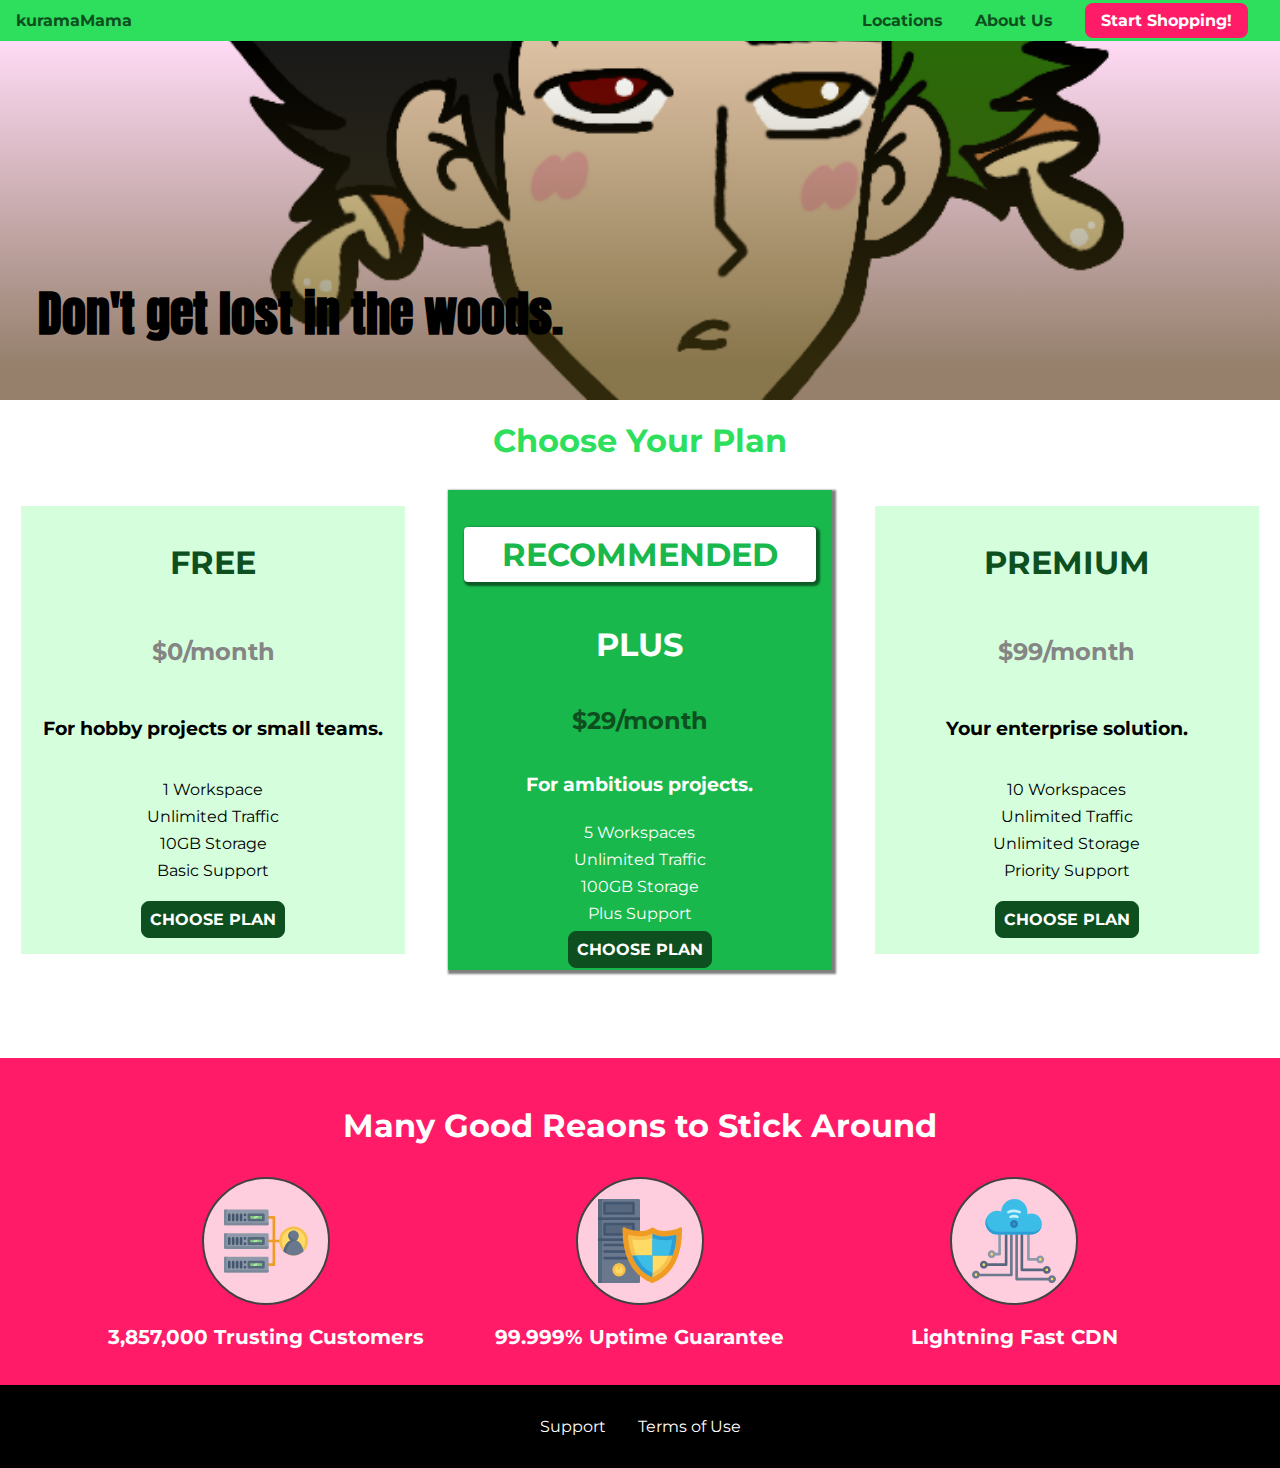
<file: index.html>
<!DOCTYPE html>
<html lang="en">
<head>
    <meta charset="UTF-8">
    <meta name="viewport" content="width=device-width, initial-scale=1.0">
    <meta http-equiv="X-UA-Compatible" content="ie=edge">
    <title>kuramaMama</title>
    <link rel="stylesheet" href="shared.css">
    <link rel="stylesheet" href="main.css">
</head>

<body>
    <div class="backdrop"></div>
    <div class="modal">
        <h1 class="modal__title">Do you want to continue?</h1>
        <div class="modal__actions">
            <a href="start-shopping/index.html" class="modal__action">Yes!</a>
            <button class="modal__action modal__action--negative" type="button">No!</button>
        </div>
    </div>
    <header class="main-header">
        <div>
            <button class="toggle-button">
                <span class="toggle-button__bar"></span>
                <span class="toggle-button__bar"></span>
                <span class="toggle-button__bar"></span>
            </button>
            <a href="index.html" class="main-header__brand">
                kuramaMama
            </a>
        </div>
        <nav class="main-nav">
            <ul class="main-nav__items">
                <li class="main-nav__item">
                    <a href="locations/index.html">Locations</a>
                </li>
                <li class="main-nav__item">
                    <a href="about-us/index.html">About Us</a>
                </li>
                <li class="main-nav__item main-nav__item--cta">
                    <a href="start-shopping/index.html">Start Shopping!</a>
                </li>
            </ul>
        </nav>
    </header>
    <nav class="mobile-nav">
        <ul class="mobile-nav__items">
            <li class="mobile-nav__item">
                <a href="locations/index.html">Locations</a>
            </li>
            <li class="mobile-nav__item">
                <a href="about-us/index.html">About Us</a>
            </li>
            <li class="mobile-nav__item mobile-nav__item--cta">
                <a href="start-shopping/index.html">Start Shopping!</a>
            </li>
        </ul>
    </nav>
    <main>
        <section id="product-overview">
            <h1>Don't get lost in the woods.</h1>
        </section>
        <section id="plans">
            <h1 class="section-title">Choose Your Plan</h1>
            <div class="plan__list">
                    <article class="plan">
                        <h1 class="plan__title">FREE</h1>
                        <h2 class="plan__price">$0/month</h2>
                        <h3>For hobby projects or small teams.</h3>
                        <ul class="plan__features">
                            <li>1 Workspace</li>
                            <li>Unlimited Traffic</li>
                            <li>10GB Storage</li>
                            <li>Basic Support</li>
                        </ul>
                        <div>
                            <button class="button">CHOOSE PLAN</button>
                        </div>
                    </article>
                    <article class="plan plan--highlighted">
                        <h1 class="plan__annotation">RECOMMENDED</h1>
                        <h1 class="plan__title">PLUS</h1>
                        <h2 class="plan__price">$29/month</h2>
                        <h3>For ambitious projects.</h3>
                        <ul class="plan__features">
                            <li>5 Workspaces</li>
                            <li>Unlimited Traffic</li>
                            <li>100GB Storage</li>
                            <li>Plus Support</li>
                        </ul>
                        <div>
                            <button class="button">CHOOSE PLAN</button>
                        </div>
                    </article>
                    <article class="plan">
                        <h1 class="plan__title">PREMIUM</h1>
                        <h2 class="plan__price">$99/month</h2>
                        <h3>Your enterprise solution.</h3>
                        <ul class="plan__features">
                            <li>10 Workspaces</li>
                            <li>Unlimited Traffic</li>
                            <li>Unlimited Storage</li>
                            <li>Priority Support</li>
                        </ul>
                        <div>
                            <button class="button">CHOOSE PLAN</button>
                        </div>
                    </article>
                </div>
        </section>
        <section id="key-features">
            <h1 class="section-title">Many Good Reaons to Stick Around</h1>
            <ul class="key-feature__list">
                <li class="key-feature">
                    <div class="key-feature__image">
                            <svg viewBox="0 0 512 512">
                                    <path style="fill:#F09B24;" d="M344,248h-32V112c0-4.418-3.582-8-8-8h-40c-4.418,0-8,3.582-8,8s3.582,8,8,8h32v128h-32  c-4.418,0-8,3.582-8,8s3.582,8,8,8h32v128h-32c-4.418,0-8,3.582-8,8s3.582,8,8,8h40c4.418,0,8-3.582,8-8V264h32c4.418,0,8-3.582,8-8  S348.418,248,344,248z"
                                    />
                                    <path style="fill:#8E9AA9;" d="M264,64H8c-4.418,0-8,3.582-8,8v80c0,4.418,3.582,8,8,8h256c4.418,0,8-3.582,8-8V72  C272,67.582,268.418,64,264,64z"
                                    />
                                    <path style="fill:#7C899B;" d="M24,144c-4.418,0-8-3.582-8-8V64H8c-4.418,0-8,3.582-8,8v80c0,4.418,3.582,8,8,8h256  c4.418,0,8-3.582,8-8v-8H24z"
                                    />
                                    <rect x="152" y="96" style="fill:#B8E3A8;" width="88" height="32" />
                                    <g>
                                        <polygon style="fill:#7EC97D;" points="152,96 152,128 166,128 198,96  " />
                                        <polygon style="fill:#7EC97D;" points="220,96 188,128 240,128 240,96  " />
                                    </g>
                                    <path style="fill:#56677E;" d="M240,136h-88c-4.418,0-8-3.582-8-8V96c0-4.418,3.582-8,8-8h88c4.418,0,8,3.582,8,8v32  C248,132.418,244.418,136,240,136z M160,120h72v-16h-72V120z"
                                    />
                                    <g>
                                        <path style="fill:#435670;" d="M32,136c-4.418,0-8-3.582-8-8V96c0-4.418,3.582-8,8-8s8,3.582,8,8v32C40,132.418,36.418,136,32,136z   "
                                        />
                                        <path style="fill:#435670;" d="M56,136c-4.418,0-8-3.582-8-8V96c0-4.418,3.582-8,8-8s8,3.582,8,8v32C64,132.418,60.418,136,56,136z   "
                                        />
                                        <path style="fill:#435670;" d="M80,136c-4.418,0-8-3.582-8-8V96c0-4.418,3.582-8,8-8s8,3.582,8,8v32C88,132.418,84.418,136,80,136z   "
                                        />
                                        <path style="fill:#435670;" d="M104,136c-4.418,0-8-3.582-8-8V96c0-4.418,3.582-8,8-8s8,3.582,8,8v32   C112,132.418,108.418,136,104,136z"
                                        />
                                        <path style="fill:#435670;" d="M128,105c-4.418,0-8-3.582-8-8v-1c0-4.418,3.582-8,8-8s8,3.582,8,8v1   C136,101.418,132.418,105,128,105z"
                                        />
                                        <path style="fill:#435670;" d="M128,136c-4.418,0-8-3.582-8-8v-1c0-4.418,3.582-8,8-8s8,3.582,8,8v1   C136,132.418,132.418,136,128,136z"
                                        />
                                    </g>
                                    <path style="fill:#8E9AA9;" d="M264,208H8c-4.418,0-8,3.582-8,8v80c0,4.418,3.582,8,8,8h256c4.418,0,8-3.582,8-8v-80  C272,211.582,268.418,208,264,208z"
                                    />
                                    <path style="fill:#7C899B;" d="M24,288c-4.418,0-8-3.582-8-8v-72H8c-4.418,0-8,3.582-8,8v80c0,4.418,3.582,8,8,8h256  c4.418,0,8-3.582,8-8v-8H24z"
                                    />
                                    <rect x="152" y="240" style="fill:#B8E3A8;" width="88" height="32" />
                                    <g>
                                        <polygon style="fill:#7EC97D;" points="152,240 152,272 166,272 198,240  " />
                                        <polygon style="fill:#7EC97D;" points="220,240 188,272 240,272 240,240  " />
                                    </g>
                                    <path style="fill:#56677E;" d="M240,280h-88c-4.418,0-8-3.582-8-8v-32c0-4.418,3.582-8,8-8h88c4.418,0,8,3.582,8,8v32  C248,276.418,244.418,280,240,280z M160,264h72v-16h-72V264z"
                                    />
                                    <g>
                                        <path style="fill:#435670;" d="M32,280c-4.418,0-8-3.582-8-8v-32c0-4.418,3.582-8,8-8s8,3.582,8,8v32C40,276.418,36.418,280,32,280   z"
                                        />
                                        <path style="fill:#435670;" d="M56,280c-4.418,0-8-3.582-8-8v-32c0-4.418,3.582-8,8-8s8,3.582,8,8v32C64,276.418,60.418,280,56,280   z"
                                        />
                                        <path style="fill:#435670;" d="M80,280c-4.418,0-8-3.582-8-8v-32c0-4.418,3.582-8,8-8s8,3.582,8,8v32C88,276.418,84.418,280,80,280   z"
                                        />
                                        <path style="fill:#435670;" d="M104,280c-4.418,0-8-3.582-8-8v-32c0-4.418,3.582-8,8-8s8,3.582,8,8v32   C112,276.418,108.418,280,104,280z"
                                        />
                                        <path style="fill:#435670;" d="M128,249c-4.418,0-8-3.582-8-8v-1c0-4.418,3.582-8,8-8s8,3.582,8,8v1   C136,245.418,132.418,249,128,249z"
                                        />
                                        <path style="fill:#435670;" d="M128,280c-4.418,0-8-3.582-8-8v-1c0-4.418,3.582-8,8-8s8,3.582,8,8v1   C136,276.418,132.418,280,128,280z"
                                        />
                                    </g>
                                    <path style="fill:#8E9AA9;" d="M264,352H8c-4.418,0-8,3.582-8,8v80c0,4.418,3.582,8,8,8h256c4.418,0,8-3.582,8-8v-80  C272,355.582,268.418,352,264,352z"
                                    />
                                    <path style="fill:#7C899B;" d="M24,432c-4.418,0-8-3.582-8-8v-72H8c-4.418,0-8,3.582-8,8v80c0,4.418,3.582,8,8,8h256  c4.418,0,8-3.582,8-8v-8H24z"
                                    />
                                    <rect x="152" y="384" style="fill:#B8E3A8;" width="88" height="32" />
                                    <g>
                                        <polygon style="fill:#7EC97D;" points="152,384 152,416 166,416 198,384  " />
                                        <polygon style="fill:#7EC97D;" points="220,384 188,416 240,416 240,384  " />
                                    </g>
                                    <path style="fill:#56677E;" d="M240,424h-88c-4.418,0-8-3.582-8-8v-32c0-4.418,3.582-8,8-8h88c4.418,0,8,3.582,8,8v32  C248,420.418,244.418,424,240,424z M160,408h72v-16h-72V408z"
                                    />
                                    <g>
                                        <path style="fill:#435670;" d="M32,424c-4.418,0-8-3.582-8-8v-32c0-4.418,3.582-8,8-8s8,3.582,8,8v32C40,420.418,36.418,424,32,424   z"
                                        />
                                        <path style="fill:#435670;" d="M56,424c-4.418,0-8-3.582-8-8v-32c0-4.418,3.582-8,8-8s8,3.582,8,8v32C64,420.418,60.418,424,56,424   z"
                                        />
                                        <path style="fill:#435670;" d="M80,424c-4.418,0-8-3.582-8-8v-32c0-4.418,3.582-8,8-8s8,3.582,8,8v32C88,420.418,84.418,424,80,424   z"
                                        />
                                        <path style="fill:#435670;" d="M104,424c-4.418,0-8-3.582-8-8v-32c0-4.418,3.582-8,8-8s8,3.582,8,8v32   C112,420.418,108.418,424,104,424z"
                                        />
                                        <path style="fill:#435670;" d="M128,393c-4.418,0-8-3.582-8-8v-1c0-4.418,3.582-8,8-8s8,3.582,8,8v1   C136,389.418,132.418,393,128,393z"
                                        />
                                        <path style="fill:#435670;" d="M128,424c-4.418,0-8-3.582-8-8v-1c0-4.418,3.582-8,8-8s8,3.582,8,8v1   C136,420.418,132.418,424,128,424z"
                                        />
                                    </g>
                                    <path style="fill:#F7C14D;" d="M424,168c-48.523,0-88,39.477-88,88s39.477,88,88,88s88-39.477,88-88S472.523,168,424,168z" />
                                    <path style="fill:#FFDB66;" d="M424,184c-39.701,0-72,32.299-72,72s32.299,72,72,72s72-32.299,72-72S463.701,184,424,184z" />
                                    <path style="fill:#69788D;" d="M484.893,314.16C476.393,274.588,451.922,248,424,248s-52.393,26.588-60.893,66.16  c-0.605,2.82,0.354,5.749,2.511,7.664C381.731,336.124,402.465,344,424,344s42.269-7.876,58.381-22.176  C484.539,319.909,485.498,316.98,484.893,314.16z"
                                    />
                                    <path style="fill:#56677E;" d="M434.053,249.171C430.768,248.403,427.411,248,424,248c-27.922,0-52.393,26.588-60.893,66.16  c-0.605,2.82,0.354,5.749,2.511,7.664c3.383,3.002,6.979,5.703,10.734,8.125C384.904,286.243,407.373,255.378,434.053,249.171z"
                                    />
                                    <path style="fill:#69788D;" d="M424,192c-17.645,0-32,14.355-32,32s14.355,32,32,32s32-14.355,32-32S441.645,192,424,192z" />
                                    <path style="fill:#56677E;" d="M432,248c-17.645,0-32-14.355-32-32c0-6.783,2.128-13.076,5.742-18.258  C397.444,203.53,392,213.138,392,224c0,17.645,14.355,32,32,32c10.862,0,20.471-5.444,26.258-13.742  C445.076,245.872,438.783,248,432,248z"
                                    />
        
                                </svg>
                    </div>
                    <p class="key-feature__description">3,857,000 Trusting Customers</p>
                </li>
                <li class="key-feature">
                    <div class="key-feature__image">
                            <svg viewBox="0 0 512 512">
                                    <path style="fill:#69788D;" d="M248,0H8C3.582,0,0,3.582,0,8v496c0,4.418,3.582,8,8,8h240c4.418,0,8-3.582,8-8V8  C256,3.582,252.418,0,248,0z"
                                    />
                                    <path style="fill:#56677E;" d="M24,504V8c0-4.418,3.582-8,8-8H8C3.582,0,0,3.582,0,8v496c0,4.418,3.582,8,8,8h24  C27.582,512,24,508.418,24,504z"
                                    />
                                    <g>
                                        <rect x="0" y="112" style="fill:#435670;" width="256" height="16" />
                                        <rect x="0" y="240" style="fill:#435670;" width="256" height="16" />
                                    </g>
                                    <path style="fill:#F7C14D;" d="M128,392c-22.056,0-40,17.944-40,40s17.944,40,40,40s40-17.944,40-40S150.056,392,128,392z" />
                                    <path style="fill:#FFDB66;" d="M128,408c-13.233,0-24,10.767-24,24s10.767,24,24,24s24-10.767,24-24S141.233,408,128,408z" />
                                    <path style="fill:#F7C14D;" d="M128,392c-2.739,0-5.414,0.278-8,0.805V424c0,4.418,3.582,8,8,8c4.418,0,8-3.582,8-8v-31.195  C133.414,392.278,130.739,392,128,392z"
                                    />
                                    <g>
                                        <path style="fill:#435670;" d="M216,288H40c-4.418,0-8-3.582-8-8s3.582-8,8-8h176c4.418,0,8,3.582,8,8S220.418,288,216,288z"
                                        />
                                        <path style="fill:#435670;" d="M216,328H40c-4.418,0-8-3.582-8-8s3.582-8,8-8h176c4.418,0,8,3.582,8,8S220.418,328,216,328z"
                                        />
                                        <path style="fill:#435670;" d="M216,368H40c-4.418,0-8-3.582-8-8s3.582-8,8-8h176c4.418,0,8,3.582,8,8S220.418,368,216,368z"
                                        />
                                        <path style="fill:#435670;" d="M216,16H40c-4.418,0-8,3.582-8,8v64c0,4.418,3.582,8,8,8h176c4.418,0,8-3.582,8-8V24   C224,19.582,220.418,16,216,16z"
                                        />
                                    </g>
                                    <rect x="48" y="32" style="fill:#56677E;" width="160" height="48" />
                                    <path style="fill:#435670;" d="M216,144H40c-4.418,0-8,3.582-8,8v64c0,4.418,3.582,8,8,8h176c4.418,0,8-3.582,8-8v-64  C224,147.582,220.418,144,216,144z"
                                    />
                                    <rect x="48" y="160" style="fill:#56677E;" width="160" height="48" />
                                    <path style="fill:#F09B24;" d="M511.747,180.237c-0.194-6.537-8.107-10.107-13.135-5.894c-5.6,4.693-42.904,21.282-98.514,21.282  c-33.45,0-64.625-20.999-64.929-21.206c-2.9-1.991-6.764-1.85-9.512,0.346c-2.677,2.135-27.201,20.86-63.793,20.86  c-55.607,0-92.914-16.589-98.515-21.282c-5.028-4.211-12.941-0.645-13.135,5.894c-1.634,54.834,4.655,105.941,18.693,151.903  c12.096,39.604,29.759,74.047,52.497,102.373c27.538,34.304,62.743,59.882,104.66,76.045c3.069,1.918,6.757,1.921,9.83,0  c41.917-16.163,77.122-41.741,104.66-76.045c22.738-28.326,40.401-62.77,52.497-102.373  C507.092,286.179,513.381,235.071,511.747,180.237z"
                                    />
                                    <path style="fill:#F7C14D;" d="M476.21,221.226c-1.953-1.631-4.568-2.235-7.036-1.628c-21.686,5.327-44.926,8.028-69.075,8.028  c-25.926,0-49.633-8.975-64.955-16.504c-2.307-1.134-5.016-1.091-7.284,0.116c-14.059,7.477-36.919,16.388-65.994,16.388  c-24.153,0-47.394-2.701-69.075-8.028c-5.155-1.268-10.221,2.966-9.894,8.261c2.077,33.693,7.668,65.635,16.616,94.935  c22.774,74.565,66.139,126.334,128.888,153.868c2.032,0.891,4.397,0.891,6.43,0c61.777-27.107,104.716-78.876,127.62-153.868  c8.948-29.3,14.539-61.241,16.616-94.935C479.224,225.319,478.163,222.856,476.21,221.226z"
                                    />
                                    <path style="fill:#FFDB66;" d="M331.609,451.727c-52.604-25.289-89.304-70.987-109.144-135.944  c-6.532-21.39-11.162-44.336-13.82-68.447c17.133,2.852,34.952,4.291,53.22,4.291c29.394,0,53.376-7.793,69.978-15.561  c17.44,7.736,41.656,15.561,68.256,15.561c18.267,0,36.085-1.439,53.219-4.291c-2.659,24.112-7.288,47.06-13.82,68.448  C419.545,381.108,383.27,426.805,331.609,451.727z"
                                    />
                                    <g>
                                        <path style="fill:#2C9DD4;" d="M479.066,227.858c0.157-2.539-0.903-5.002-2.856-6.633s-4.568-2.235-7.036-1.628   c-21.686,5.327-44.926,8.028-69.075,8.028c-25.926,0-49.633-8.975-64.955-16.504c-1.057-0.52-2.2-0.78-3.345-0.806l-0.072,133.351   h123.601c2.556-6.746,4.933-13.702,7.123-20.874C471.398,293.493,476.989,261.552,479.066,227.858z"
                                        />
                                        <path style="fill:#2C9DD4;" d="M206.658,343.667c24.153,63.42,65.028,108.108,121.743,132.995c1.031,0.452,2.147,0.673,3.263,0.666   l0.063-133.661H206.658z"
                                        />
                                    </g>
                                    <g>
                                        <path style="fill:#3CBDE8;" d="M439.497,315.783c6.532-21.389,11.161-44.336,13.82-68.448c-17.134,2.852-34.952,4.291-53.219,4.291   c-26.6,0-50.815-7.824-68.256-15.561l-0.116,107.601h97.758C433.179,334.807,436.524,325.518,439.497,315.783z"
                                        />
                                        <path style="fill:#3CBDE8;" d="M232.523,343.667c21.144,50.298,54.363,86.56,99.087,108.06l0.117-108.06H232.523z" />
                                    </g>
                                </svg>
                    </div>
                    <p class="key-feature__description">99.999% Uptime Guarantee</p>
                </li>
                <li class="key-feature">
                    <div class="key-feature__image">
                            <svg viewBox="0 0 512 512">
                                    <path style="fill:#8E9AA9;" d="M168,200c-4.418,0-8,3.582-8,8v120h-17.376c-3.302-9.311-12.194-16-22.624-16  c-13.234,0-24,10.767-24,24s10.766,24,24,24c10.429,0,19.321-6.689,22.624-16H168c4.418,0,8-3.582,8-8V208  C176,203.582,172.418,200,168,200z"
                                    />
                                    <path style="fill:#FFDB66;" d="M120,328c-4.411,0-8,3.589-8,8s3.589,8,8,8s8-3.589,8-8S124.411,328,120,328z" />
                                    <path style="fill:#56677E;" d="M208,200c-4.418,0-8,3.582-8,8v184H94.624C91.322,382.689,82.43,376,72,376  c-13.234,0-24,10.767-24,24s10.766,24,24,24c10.429,0,19.321-6.689,22.624-16H208c4.418,0,8-3.582,8-8V208  C216,203.582,212.418,200,208,200z"
                                    />
                                    <path style="fill:#FFDB66;" d="M72,392c-4.411,0-8,3.589-8,8s3.589,8,8,8s8-3.589,8-8S76.411,392,72,392z" />
                                    <path style="fill:#69788D;" d="M240,208c-4.418,0-8,3.582-8,8v239H47.24c-2.671-10.34-12.078-18-23.24-18c-13.234,0-24,10.767-24,24  s10.766,24,24,24c9.666,0,18.009-5.747,21.809-14H240c4.418,0,8-3.582,8-8V216C248,211.582,244.418,208,240,208z"
                                    />
                                    <path style="fill:#FFDB66;" d="M24,453c-4.411,0-8,3.589-8,8s3.589,8,8,8s8-3.589,8-8S28.411,453,24,453z" />
                                    <path style="fill:#69788D;" d="M488,464c-10.429,0-19.321,6.689-22.624,16H280V208c0-4.418-3.582-8-8-8s-8,3.582-8,8v280  c0,4.418,3.582,8,8,8h193.376c3.302,9.311,12.194,16,22.624,16c13.234,0,24-10.767,24-24S501.234,464,488,464z"
                                    />
                                    <path style="fill:#FFDB66;" d="M488,480c-4.411,0-8,3.589-8,8s3.589,8,8,8s8-3.589,8-8S492.411,480,488,480z" />
                                    <path style="fill:#56677E;" d="M456,408c-10.429,0-19.321,6.689-22.624,16H312V208c0-4.418-3.582-8-8-8s-8,3.582-8,8v224  c0,4.418,3.582,8,8,8h129.376c3.302,9.311,12.194,16,22.624,16c13.234,0,24-10.767,24-24S469.234,408,456,408z"
                                    />
                                    <path style="fill:#FFDB66;" d="M456,424c-4.411,0-8,3.589-8,8s3.589,8,8,8s8-3.589,8-8S460.411,424,456,424z" />
                                    <path style="fill:#8E9AA9;" d="M416,344c-10.429,0-19.321,6.689-22.624,16H352V208c0-4.418-3.582-8-8-8s-8,3.582-8,8v160  c0,4.418,3.582,8,8,8h49.376c3.302,9.311,12.194,16,22.624,16c13.234,0,24-10.767,24-24S429.234,344,416,344z"
                                    />
                                    <path style="fill:#FFDB66;" d="M416,360c-4.411,0-8,3.589-8,8s3.589,8,8,8s8-3.589,8-8S420.411,360,416,360z" />
                                    <path style="fill:#3CBDE8;" d="M362,88c-8.741,0-17.231,1.751-25.06,5.085C337.646,88.797,338,84.43,338,80  c0-44.112-35.888-80-80-80c-42.823,0-77.895,33.816-79.909,76.149C170.393,73.415,162.244,72,154,72c-39.701,0-72,32.299-72,72  s32.299,72,72,72h208c35.29,0,64-28.71,64-64S397.29,88,362,88z"
                                    />
                                    <path style="fill:#2C9DD4;" d="M368,200H160c-39.701,0-72-32.299-72-72c0-5.863,0.721-11.559,2.05-17.019  C84.918,120.88,82,132.102,82,144c0,39.701,32.299,72,72,72h208c30.389,0,55.88-21.296,62.379-49.743  C413.565,186.327,392.352,200,368,200z"
                                    />
                                    <path style="fill:#2A7DB5;" d="M256,128c-13.234,0-24,10.767-24,24s10.766,24,24,24c13.233,0,24-10.767,24-24S269.233,128,256,128z"
                                    />
                                    <path style="fill:#2C9DD4;" d="M256,144c-4.411,0-8,3.589-8,8s3.589,8,8,8c4.411,0,8-3.589,8-8S260.411,144,256,144z" />
                                    <g>
                                        <path style="fill:#C5F1FA;" d="M221.755,87.695c-2.994,0-5.864-1.688-7.233-4.572c-1.894-3.991-0.194-8.763,3.798-10.657   C230.157,66.849,242.834,64,256,64c13.166,0,25.844,2.849,37.68,8.466c3.992,1.895,5.692,6.666,3.798,10.657   s-6.666,5.692-10.657,3.798C277.144,82.328,266.774,80,256,80c-10.774,0-21.144,2.328-30.821,6.921   C224.072,87.446,222.904,87.695,221.755,87.695z"
                                        />
                                        <path style="fill:#C5F1FA;" d="M276.545,116.618c-1.148,0-2.316-0.249-3.424-0.774C267.745,113.293,261.985,112,256,112   c-5.985,0-11.745,1.293-17.121,3.844c-3.991,1.895-8.763,0.192-10.657-3.798c-1.894-3.992-0.193-8.764,3.798-10.657   C239.557,97.813,247.625,96,256,96c8.376,0,16.444,1.813,23.98,5.389c3.991,1.894,5.692,6.665,3.798,10.657   C282.41,114.93,279.539,116.618,276.545,116.618z"
                                        />
                                    </g>
        
                                </svg>
                    </div>
                    <p class="key-feature__description">Lightning Fast CDN</p>
                </li>
            </ul>
        </section>
    </main>
    <footer class="main-footer">
        <nav>
            <ul class="main-footer__links">
                <li class="main-footer__link">
                    <a href="#">Support</a>
                </li>
                <li class="main-footer__link">
                    <a href="#">Terms of Use</a>
                </li>
            </ul>
        </nav>
    </footer>
    <script src="shared.js"></script>
</body>

</html>
</file>
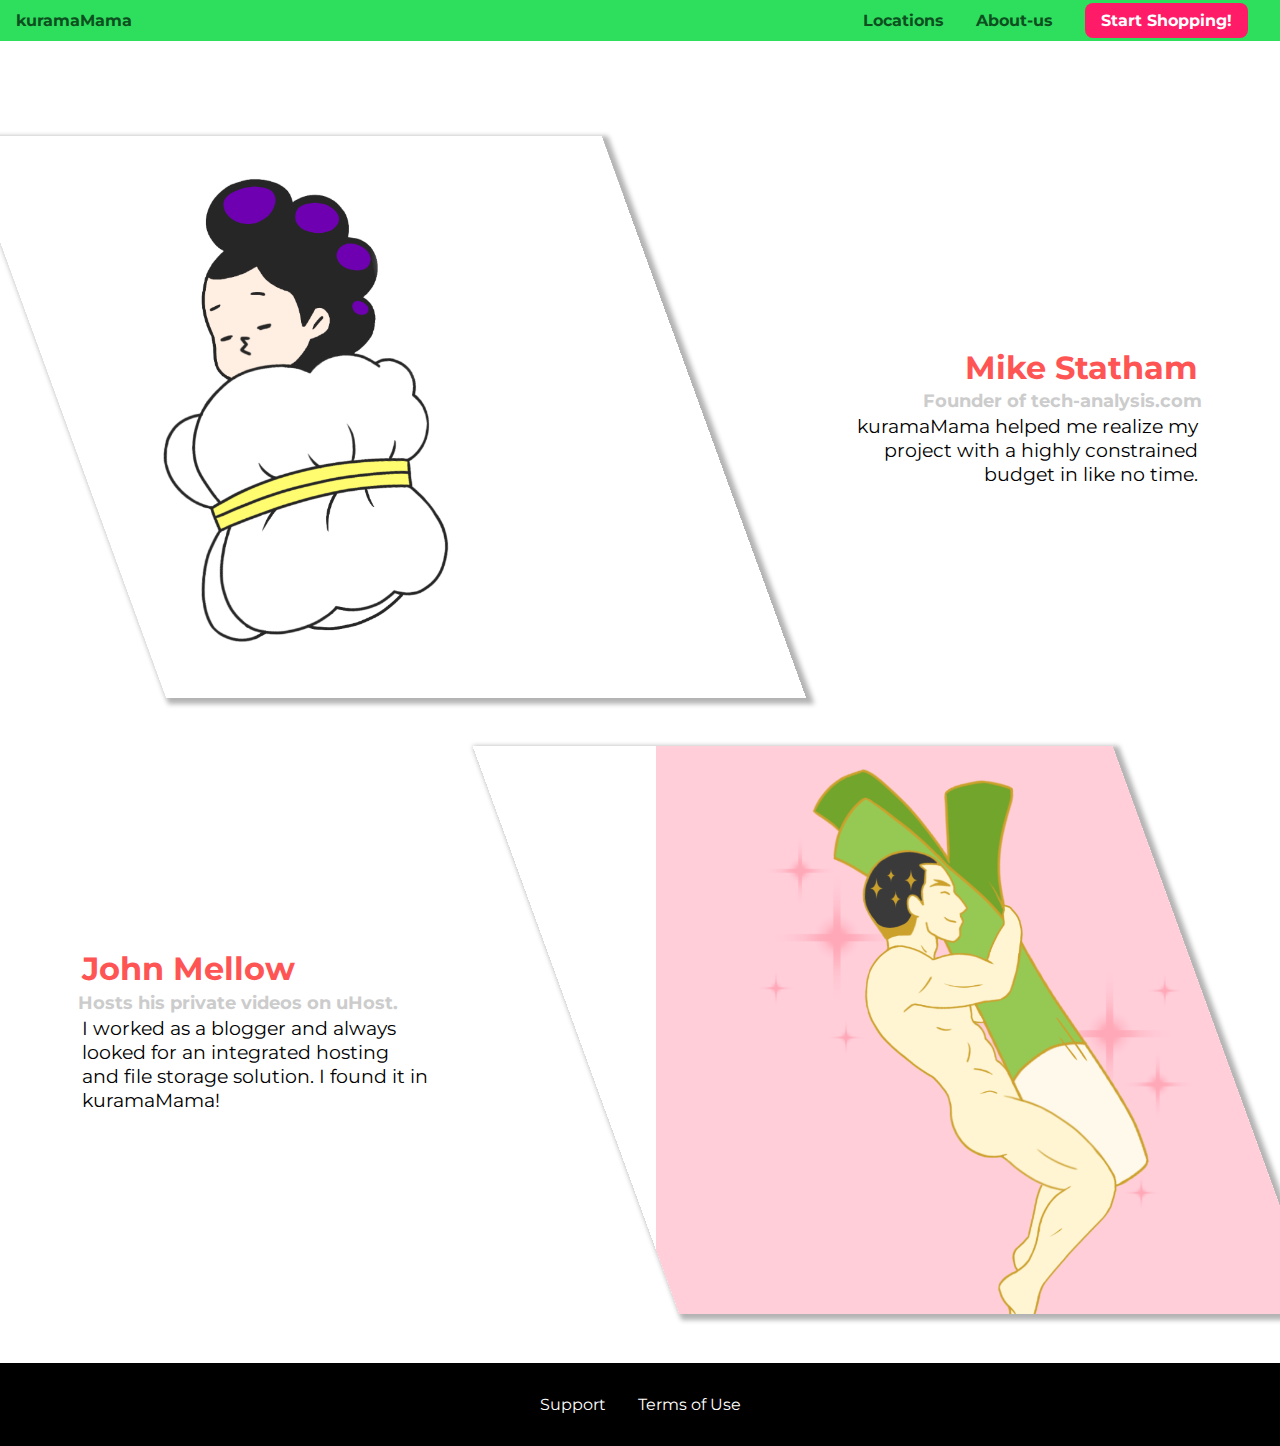
<file: about-us/index.html>
<!DOCTYPE html>
<html lang="en">

<head>
    <meta charset="UTF-8">
    <meta name="viewport" content="width=device-width, initial-scale=1.0">
    <meta http-equiv="X-UA-Compatible" content="ie=edge">
    <title>kuramaMama</title>
    <link rel="shortcut icon" href="../favicon.png">
    <link rel="stylesheet" href="../shared.css">
    <link rel="stylesheet" href="about-us.css">
</head>

<body>
    <div class="backdrop"></div>
    <header class="main-header">
        <div>
            <button class="toggle-button">
                <span class="toggle-button__bar"></span>
                <span class="toggle-button__bar"></span>
                <span class="toggle-button__bar"></span>
            </button>
            <a href="../index.html" class="main-header__brand">
                kuramaMama
            </a>
        </div>
        <nav class="main-nav">
            <ul class="main-nav__items">
                <li class="main-nav__item">
                    <a href="../locations/index.html">Locations</a>
                </li>
                <li class="main-nav__item">
                    <a href="index.html">About-us</a>
                </li>
                <li class="main-nav__item main-nav__item--cta">
                    <a href="../start-shopping/index.html">Start Shopping!</a>
                </li>
            </ul>
        </nav>
    </header>
    <nav class="mobile-nav">
        <ul class="mobile-nav__items">
            <li class="mobile-nav__item">
                <a href="../locations/index.html">Locations</a>
            </li>
            <li class="mobile-nav__item">
                <a href="index.html">About Us</a>
            </li>
            <li class="mobile-nav__item mobile-nav__item--cta">
                <a href="../start-shopping/index.html">Start Shopping!</a>
            </li>
        </ul>
    </nav>
    <main>
        <div>
            <div class="testimonial" id="customer-1">
                <div class="testimonial__image-container">
                    <img src="../images/sleepygrape.png" alt="Mike Statham - Customer" class="testimonial__image">
                </div>
                <div class="testimonial__info">
                    <h1 class="testimonial__name">Mike Statham</h1>
                    <h2 class="testimonial__subtitle">Founder of
                        <a href="tech-analysis.com">tech-analysis.com</a>
                    </h2>
                    <p class="testimonial__text">kuramaMama helped me realize my project with a highly constrained budget in like no time.</p>
                </div>
            </div>
            <div class="testimonial" id="customer-2">
                <div class="testimonial__info">
                    <h1 class="testimonial__name">John Mellow</h1>
                    <h2 class="testimonial__subtitle">Hosts his private videos on uHost.
                    </h2>
                    <p class="testimonial__text">I worked as a blogger and always looked for an integrated hosting and file storage solution. I found
                        it in kuramaMama!
                    </p>
                </div>
                <div class="testimonial__image-container">
                    <img src="../images/leek.png" alt="John Mellow - Customer" class="testimonial__image">
                </div>
            </div>
        </div>
    </main>
    <footer class="main-footer">
        <nav>
            <ul class="main-footer__links">
                <li class="main-footer__link">
                    <a href="#">Support</a>
                </li>
                <li class="main-footer__link">
                    <a href="#">Terms of Use</a>
                </li>
            </ul>
        </nav>
    </footer>
    <script src="../shared.js"></script>
</body>

</html>
</file>
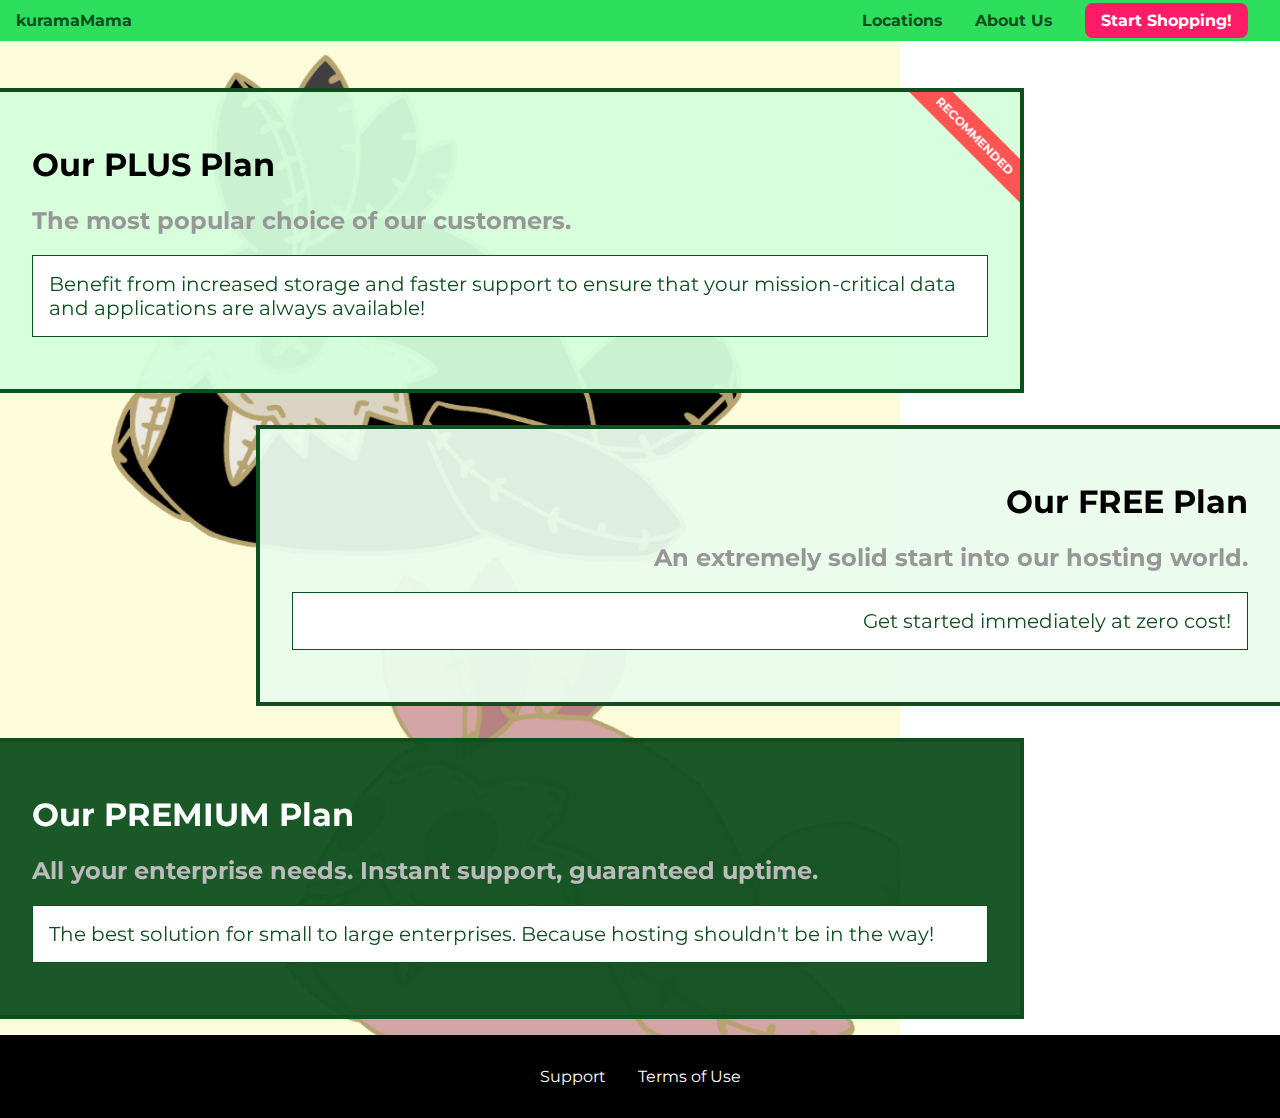
<file: locations/index.html>
<!DOCTYPE html>
<html lang="en">

<head>
    <meta charset="UTF-8">
    <meta name="viewport" content="width=device-width, initial-scale=1.0">
    <meta http-equiv="X-UA-Compatible" content="ie=edge">
    <title>kuramaMama</title>
    <link rel="stylesheet" href="../shared.css">
    <link rel="stylesheet" href="locations.css">
</head>

<body>
    <div class="backdrop"></div>
    <div class="background"></div>
    <header class="main-header">
        <div>
            <button class="toggle-button">
                <span class="toggle-button__bar"></span>
                <span class="toggle-button__bar"></span>
                <span class="toggle-button__bar"></span>
            </button>
            <a href="../index.html" class="main-header__brand">
                kuramaMama
            </a>
        </div>
        <nav class="main-nav">
            <ul class="main-nav__items">
                <li class="main-nav__item">
                    <a href="index.html">Locations</a>
                </li>
                <li class="main-nav__item">
                    <a href="../about-us/index.html">About Us</a>
                </li>
                <li class="main-nav__item main-nav__item--cta">
                    <a href="../start-shopping/index.html">Start Shopping!</a>
                </li>
            </ul>
        </nav>
    </header>
    <nav class="mobile-nav">
        <ul class="mobile-nav__items">
            <li class="mobile-nav__item">
                <a href="index.html">Locations</a>
            </li>
            <li class="mobile-nav__item">
                <a href="../about-us/index.html">About Us</a>
            </li>
            <li class="mobile-nav__item mobile-nav__item--cta">
                <a href="../start-shopping/index.html">Start Shopping!</a>
            </li>
        </ul>
    </nav>
    <main>
        <section class="package" id="plus">
            <a href="#">
                <h1 class="package__title">Our PLUS Plan</h1>
                <h2 class="package__badge">RECOMMENDED</h2>
                <h2 class="package__subtitle">The most popular choice of our customers.</h2>
                <p class="package__description">Benefit from increased storage and faster support to ensure that your mission-critical data and applications
                     are always available!</p>
            </a>
        </section>
        <section class="package" id="free">
            <a href="#">
                <h1 class="package__title">Our FREE Plan</h1>
                <h2 class="package__subtitle">An extremely solid start into our hosting world.</h2>
                <p class="package__description">Get started immediately at zero cost!</p>
            </a>
        </section>
        <div class="clearfix"></div>
        <section class="package" id="premium">
            <a href="#">
                <h1 class="package__title">Our PREMIUM Plan</h1>
                <h2 class="package__subtitle">All your enterprise needs. Instant support, guaranteed uptime. </h2>
                <p class="package__description">The best solution for small to large enterprises. Because hosting shouldn't be in the way!</p>
            </a>
        </section>
    </main>

    <footer class="main-footer">
        <nav>
            <ul class="main-footer__links">
                <li class="main-footer__link">
                    <a href="#">Support</a>
                </li>
                <li class="main-footer__link">
                    <a href="#">Terms of Use</a>
                </li>
            </ul>
        </nav>
    </footer>
    <script src="../shared.js"></script>
</body>

</html>
</file>
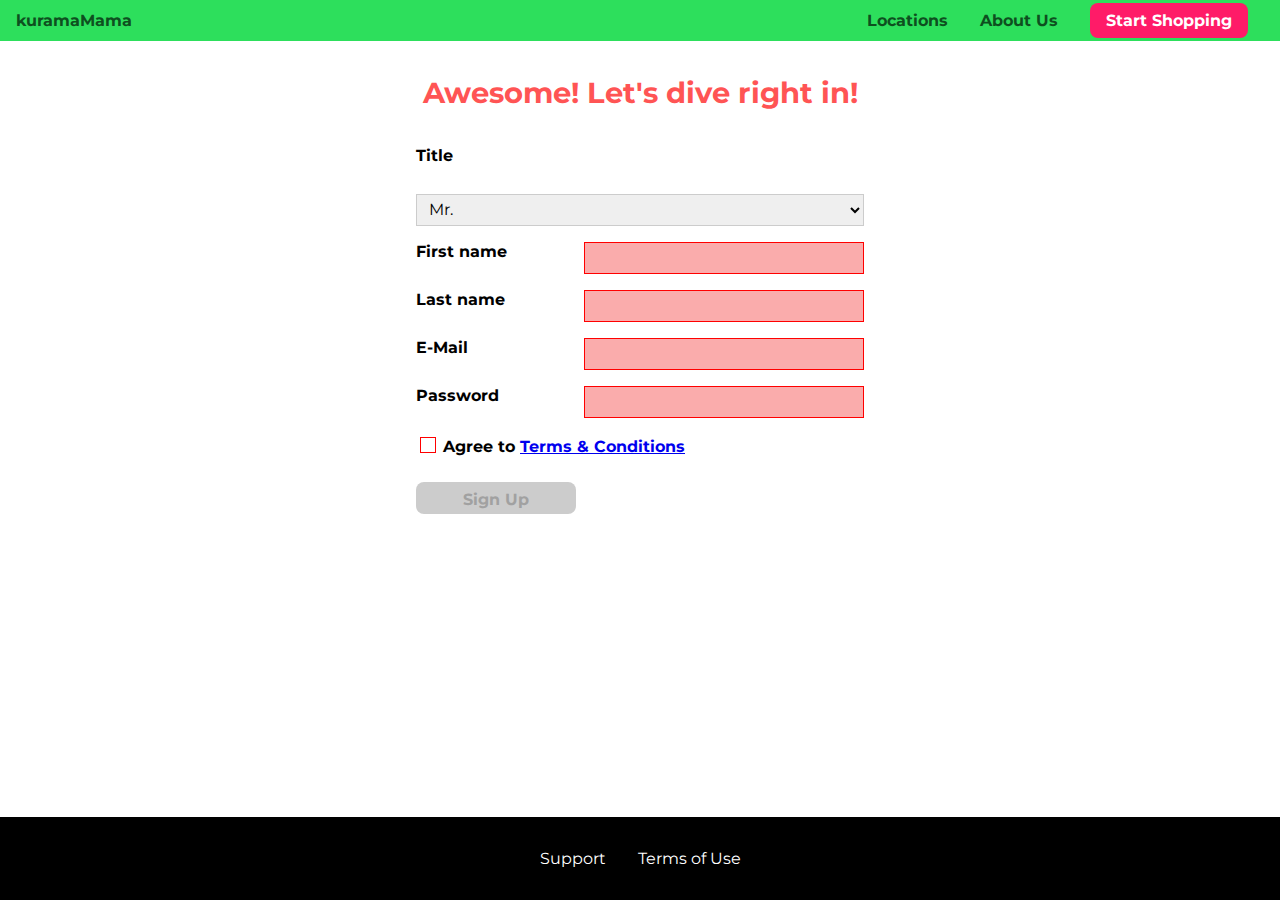
<file: start-shopping/index.html>
<!DOCTYPE html>
<html lang="en">

<head>
    <meta charset="UTF-8">
    <meta name="viewport" content="width=device-width, initial-scale=1.0">
    <meta http-equiv="X-UA-Compatible" content="ie=edge">
    <title>kuramaMama</title>
    <link rel="stylesheet" href="../shared.css">
    <link rel="stylesheet" href="start-shopping.css">
</head>

<body>
    <div class="backdrop"></div>
    <header class="main-header">
        <div>
            <button class="toggle-button">
                <span class="toggle-button__bar"></span>
                <span class="toggle-button__bar"></span>
                <span class="toggle-button__bar"></span>
            </button>
            <a href="../index.html" class="main-header__brand">
                kuramaMama
            </a>
        </div>
        <nav class="main-nav">
            <ul class="main-nav__items">
                <li class="main-nav__item">
                    <a href="../locations/index.html">Locations</a>
                </li>
                <li class="main-nav__item">
                    <a href="../about-us/index.html">About Us</a>
                </li>
                <li class="main-nav__item main-nav__item--cta">
                    <a href="index.html">Start Shopping</a>
                </li>
            </ul>
        </nav>
    </header>
    <nav class="mobile-nav">
        <ul class="mobile-nav__items">
            <li class="mobile-nav__item">
                <a href="../locations/index.html">Locations</a>
            </li>
            <li class="mobile-nav__item">
                <a href="../about-us/index.html">About Us</a>
            </li>
            <li class="mobile-nav__item mobile-nav__item--cta">
                <a href="index.html">Start Shopping!</a>
            </li>
        </ul>
    </nav>
    <main class="signup-page">
        <h1 class="signup-title">Awesome! Let's dive right in!</h1>
        <form action="index.html" class="signup-form">
            <label for="title">Title</label>
            <select id="title">
                <option value="mr">Mr.</option>
                <option value="ms">Ms.</option>
            </select>
            <label for="first-name">First name</label>
            <input type="text" id="first-name" required>
            <label for="last-name">Last name</label>
            <input type="text" id="last-name" required>
            <label for="email">E-Mail</label>
            <input type="email" id="email" required>
            <label for="password">Password</label>
            <input type="password" id="password" required>
            <div class="signup-form__checkbox">
                <input type="checkbox" id="agree-terms" required>
                <label for="agree-terms">Agree to
                    <a href="#">Terms & Conditions</a>
                </label>
            </div>
            <button type="submit" class="button" disabled>Sign Up</button>
        </form>
    </main>
    <footer class="main-footer">
        <nav>
            <ul class="main-footer__links">
                <li class="main-footer__link">
                    <a href="#">Support</a>
                </li>
                <li class="main-footer__link">
                    <a href="#">Terms of Use</a>
                </li>
            </ul>
        </nav>
    </footer>
    <script src="../shared.js"></script>
</body>

</html>
</file>
<file: shared.css>
@import url('https://fonts.googleapis.com/css?family=Roboto:100,400,900');
@import url('https://fonts.googleapis.com/css?family=Anton');
@import url('https://fonts.googleapis.com/css?family=Montserrat:400,700');

:root {
    --dark-green: #0e4f1f;
    --highlight-color: #ff1b68;
}

* {
    box-sizing: border-box;
}

html {
    height: 100%;
}

body {
    font-family: 'Montserrat', sans-serif;
    margin: 0;
    padding-top: 2.5rem;
}

@supports (display: grid) {
    body {
        display: grid;
        grid-template-rows: 2.5rem auto fit-content(8rem);
        grid-template-areas: "header"
                             "main"
                             "footer";
        height: 100%;
        padding-top: 0;
    }
}

main {
    /* grid-row: 2 / 3; */
    grid-area: main;
}

.backdrop {
    position: fixed;
    display: none;
    opacity: 0;
    top: 0;
    left: 0;
    z-index: 100;
    width: 100vw;
    height: 100vh;
    background: rgba(0, 0, 0, 0.5);
    transition: opacity 0.2s linear;
}

.main-header {
    width: 100%;
    position: fixed;
    top: 0;
    left: 0;
    padding: 0.7rem 1rem;
    background: #2ddf5c;
    z-index: 60;
    display: -webkit-box;
    display: -ms-flexbox;
    display: -webkit-inline-flex;
    display: flex;
    align-items: center;
    justify-content: space-between;
}

.toggle-button {
    width: 3rem;
    background: transparent;
    border: none;
    cursor: pointer;
    padding-top: 0;
    padding-bottom: 0;
    vertical-align: middle;
}

.toggle-button:focus {
    outline: none;
}

.toggle-button__bar {
    width: 100%;
    height: 0.2rem;
    background: black;
    display: block;
    margin: 0.6rem 0;
}

.main-header__brand {
    color: var(--dark-green);
    text-decoration: none;
    font-weight: bold;
    height: 2.5rem;
}

/* .main-header__brand img {
    height: 2.5rem;
    vertical-align: middle;
} */

.main-nav {
    display: none;
}

.main-nav__items {
    margin: 0;
    padding: 0;
    list-style: none;
    display: flex;
    /* justify-content: flex-end; */
}

.main-nav__item {
    margin: 0 1rem;
}

.main-nav__item a,
.mobile-nav__item a {
    text-decoration: none;
    color: var(--dark-green);
    font-weight: bold;
    padding: 0.2rem 0;
}

.main-nav__item a:hover,
.main-nav__item a:active {
    color: white;
    border-bottom: 5px solid white;
}

.main-nav__item--cta {
    animation: wiggle 400ms 2s 8 ease-out;
}

.main-nav__item--cta a,
.mobile-nav__item--cta a {
    color: white;
    background: var(--highlight-color);
    padding: 0.5rem 1rem;
    border-radius: 8px;
}

.main-nav__item--cta a:hover,
.main-nav__item--cta a:active,
.mobile-nav__item--cta a:hover,
.mobile-nav__item--cta a:active {
    color: var(--highlight-color);
    background: white;
    border: none;
}

.main-footer {
    background: black;
    padding: 2rem;
    /* margin-top: 3rem; */
    /* grid-row: 3 / 4; */
    grid-area: footer;
}

.main-footer__links {
    list-style: none;
    margin: 0;
    padding: 0;
    display: flex;
    flex-direction: column;
    align-items: center;
}

.main-footer__link {
    margin: 0.5rem 0;
}

.main-footer__link a {
    color: white;
    text-decoration: none;
}

.main-footer__link a:hover,
.main-footer__link a:active {
    color: #ccc;
}

.mobile-nav {
    position: fixed;
    z-index: 101;
    top: 0;
    left: 0;
    background: white;
    width: 80%;
    height: 100vh;
    transform: translateX(-100%);
    transition: transform 0.3s ease-out;
}

.mobile-nav__items {
    width: 90%;
    height: 100%;
    list-style: none;
    margin: 0 auto;
    padding: 0;
    display: flex;
    flex-direction: column;
    align-items: center;
    justify-content: center;
}

.mobile-nav__item {
    margin: 1rem 0;
}

.mobile-nav__item a {
    font-size: 1.5rem;
}

.button {
    background: var(--dark-green, #0e4f1f);
    color: white;
    font: inherit;
    border: 1.5px solid var(--dark-green);
    padding: 0.5rem;
    border-radius: 0.5rem;
    font-weight: bold;
    cursor: pointer;
}

.button:hover,
.button:active {
    background: white;
    color: var(--dark-green);
}

.button:focus {
    outline: none;
}

.button[disabled] {
    cursor: not-allowed;
    border: #a1a1a1;
    background: #ccc;
    color: #a1a1a1;
}

.open {
    display: block !important;
    opacity: 1 !important;
    transform: translate(0) !important;
}

@media (min-width: 41rem) {
    .toggle-button {
        display: none;
    }

     .main-nav {
        /*display: inline-block;
        text-align: right;
        width: calc(100% - 170px);
        vertical-align: middle;*/
        display: flex;
    }
    
    .main-footer__link {
        margin: 0 1rem;
    }

    .main-footer__links {
        flex-direction: row;
        justify-content: center;
        align-items: center;
    }
}

@keyframes wiggle {
    0% {
        transform: rotateZ(0);
    }
    50% {
        transform: rotateZ(-10deg);
    }
    100% {
        transform: rotateZ(10deg);
    }
}
</file>
<file: main.css>
#product-overview {
    background: linear-gradient(to top, rgba(80, 68, 18, 0.6) 10%, transparent), 
    url("images/spike.png") center/cover no-repeat border-box, #ff1b68;
    /* background-image: url("images/spike.png");
    background-size: cover;
    background-position: 0% 20%; */
    /* background-repeat: no-repeat;
    background-origin: border-box;
    background-clip: border-box; */
    /* background-image: linear-gradient(red, blue); */
    /* background-image: radial-gradient(circle 200px at 20% 30%, red, blue); */
    width: 100vw;
    height: 33vh;
    position: relative;
}

#product-overview h1 {
    color: black;
    font-family: 'Anton', sans-serif;
    position: absolute;
    bottom: 5%;
    left: 3%;
    font-size: 1.6rem;
}

.section-title {
    color: #2ddf5c;
    text-align: center;
}

.plan {
    background: #d5ffdc;
    text-align: center;
    padding: 1rem;
    margin: 0.5rem 0;
}

.plan--highlighted {
    background: #19b84c;
    color: white;
}

.plan__annotation {
    background: white;
    color: #19b84c;
    padding: 0.5rem;
    box-shadow: 2px 2px 2px 2px rgba(0, 0, 0, 0.5);
    border-radius: 4px;
}

.plan__title {
    color: #0e4f1f;
}

.plan__price {
    color: #858585;
}

.plan--highlighted .plan__title {
    color: white;
}

.plan--highlighted .plan__price {
    color: #0e4f1f;
}

.plan__features {
    list-style: none;
    margin: 0;
    padding: 0;
}

.plan__features li {
    margin: 0.5rem 0;
}

#key-features {
    background: #ff1b68;
    margin-top: 5rem;
    padding: 1rem;
}

#key-features .section-title {
    color: white;
    margin: 2rem;
}

.key-feature__list {
    list-style: none;
    margin: 0;
    padding: 0;
    text-align: center;
}

.key-feature__image {
    background: #ffcede;
    width: 128px;
    height: 128px;
    border: 2px solid #424242;
    border-radius: 50%;
    margin: auto;
    padding: 1.25rem;
}

.key-feature__description {
    text-align: center;
    font-weight: bold;
    color: white;
    font-size: 1.25rem;
}

.modal {
    position: fixed;
    opacity: 0;
    transform: translateY(-3rem);
    transition: opacity 0.2s ease-out, transform 0.5s ease-out;
    z-index: 200;
    top: 20%;
    left: 30%;
    width: 40%;
    background: white;
    padding: 1rem;
    border: 1px solid #ccc;
    box-shadow: 1px 1px 1px rgba(0, 0, 0, 0.5);
}

.modal__title {
    text-align: center;
    margin: 0 0 1rem 0;
}

.modal__actions {
    text-align: center;
}

.modal__action {
    border: 1px solid #0e4f1f;
    background: #0e4f1f;
    text-decoration: none;
    color: white;
    font: inherit;
    padding: 0.5rem 1rem;
    cursor: pointer;
}

.modal__action:hover,
.modal__action:active {
    background: #2ddf5c;
    border-color: #2ddf5c;
}

.modal__action--negative {
    background: red;
    border-color: red;
}

.modal__action--negative:hover,
.modal__action--negative:active {
    background: #ff5454;
    border-color: #ff5454;
}

@media (min-width: 41rem) {
    #product-overview {
        height: 40vh;
    }

    #product-overview h1 {
        font-size: 3rem;
    }

    .plan__list {
        display: flex;
        justify-content: space-around;
        align-items: center;
     }

    .plan {
        width: 30%;
        min-width: 13rem;
        max-width: 25rem;
        display: flex;
        flex-direction: column;
        justify-content: space-between;
        height: 28rem;
    }

    .plan--highlighted {
        box-shadow: 2px 2px 2px 2px rgba(0, 0, 0, 0.5);
        height: 30rem;
        z-index: 50;
    }

    .key-feature {
        width: 30%;
        max-width: 25rem;
    }
    
    .key-feature__list {
        display: flex;
        justify-content: center;
    }
}
</file>
<file: about-us/about-us.css>
.testimonial {
    font-size: 1.2rem;
  }
  
/* .testimonial__list {
    width: 80%;
    margin: auto;
} */
  
.testimonial:first-of-type {
  margin-top: 6rem;
}

.testimonial__image-container {
  max-width: 40rem;
  box-shadow: 3px 3px 5px 3px rgba(0, 0, 0, 0.3);
  transform: skew(20deg);
  overflow: hidden;
}

#customer-1:hover .testimonial__image-container{
  animation: flip-customer 1s ease-out forwards;
}

.testimonial__image {
  width: 70%;
  vertical-align: top;
  transform: skew(-20deg) scale(1.5);
}
  
.testimonial__info {
  text-align: right;
  padding: 0.9rem;
}
  
#customer-2.testimonial {
  text-align: right;
}
  
#customer-2 .testimonial__info {
  text-align: left;
}
  
.testimonial__name {
  margin: 0.2rem;
  color: #ff5454;
  font-size: 2rem;
}
  
.testimonial__subtitle {
  margin: 0;
  font-size: 1.1rem;
  color: #ccc;
}
  
.testimonial__subtitle a {
  color: inherit;
  text-decoration: none;
}
  
.testimonial__subtitle a:hover,
.testimonial__subtitle a:active {
  color: #7a7a7a;
}
  
.testimonial__text {
  margin: 0.2rem;
}

@media (min-width: 41rem) {
  .testimonial {
    margin: 3rem auto;
    max-width: 1500px;
    display: flex;
    align-items: center;
    justify-content: space-around;
  }

  .testimonial__image-container {
    width: 66%;
  }

  .testimonial__info {
    width: 30%;
  }
}

@keyframes flip-customer {
  0% {
    transform: rotateY(0) skew(20deg);
  }
  50% {
    transform: rotateY(160deg) skew(20deg);
  }
  100% {
    transform: rotateY(360deg) skew(20deg);
  }
}
</file>
<file: locations/locations.css>
main {
    padding-top: 2rem;
}

.background {
    background: url("../images/sand-walrus.png") center/cover;
    filter: grayscale(55%);
    width: 100vh;
    height: 100vw;
    position: fixed;
    z-index: -1;
} 

.package {
    width: 80%;
    margin: 1rem 0;
    border: 4px solid #0e4f1f;
    border-left: none;
    position: relative;
    overflow: hidden;
}

.package:hover,
.package:active {
    animation: push-up 1s ease-out forwards;
    box-shadow: 2px 2px 4px rgba(0, 0, 0, 0.5);
    border-color: #ff5454;
}

.package a {
    text-decoration: none;
    color: inherit;
    display: block;
    padding: 2rem;
}

.package__badge {
    position: absolute;
    top: 0;
    right: 0;
    margin: 0;
    font-size: 0.75rem;
    color: white;
    background: #ff5454;
    padding: 0.5rem;
    transform: rotate(45deg) translate(3.5rem, -1rem);
    transform-origin: center;
    width: 12rem;
    text-align: center;
}

.package__subtitle {
    color: #979797;
}

.package__description {
    padding: 1rem;
    border: 1px solid #0e4f1f;
    color: #0e4f1f;
    background: white;
    font-size: 1.25rem;
    /* font-style font-variant font-weight font-size/line-height font-family */
}

.clearfix {
    clear: both;
}

#plus {
    background: rgba(213, 255, 220, 0.95);
}

#free {
    background: rgba(234, 252, 237, 0.95);
    border-right: none;
    border-left: 4px solid #0e4f1f;
    float: right;
    text-align: right;
}

#free:hover,
#free:active {
    border-left-color: #ff5454;
}

#premium {
    background: rgba(14, 79, 31, 0.95);
}

#premium .package__title {
    color: white;
}

#premium .package__subtitle {
    color:#bbb;
}

@media (min-width: 41rem) {
    main {
        max-width: 1500px;
    }
}

@media (min-width: 1500px) {
    .package {
        margin: 3rem auto;
        border-left: 4px solid #0e4f1f;
    }

    #free {
        border-right: 4px solid #0e4f1f;
    }

    #free:hover,
    #free:active {
        border-right-color: #ff5454;
    }
}

@keyframes push-up {
    0% {
        transform: translateY(0);
    }
    33% {
        transform: translateY(-1.5rem);
    }
    100% {
        transform: translateY(-1rem);
    }
  }
</file>
<file: start-shopping/start-shopping.css>
main {
    padding-top: 1rem;
}

.signup-title {
    text-align: center;
    font-size: 1.8rem;
    color: #ff5454;
}

.signup-form {
    padding: 1rem;
    display: grid;
    grid-auto-rows: 2rem;
    grid-row-gap: 0.5rem;
}

.signup-form label {
    font-weight: bold;
}

.signup-form label,
.signup-form input,
.signup-form select {
    display: block;
    width: 100%;
}

/* .signup-form input[type="checkbox"]  */
.signup-form input[id*="terms"],
.signup-form input[id*="terms"] + label {
    display: inline-block;
    width: auto;
    vertical-align: bottom;
}

.signup-form input:not([type="checkbox"]),
.signup-form select {
    border: 1px solid #ccc;
    padding: 0.2rem 0.5rem;
    font: inherit;
}

.signup-form input:focus,
.signup-form select:focus {
    outline: none;
    background: #d8f3df;
    border-color: #2ddf5c;
}

.signup-form input[type="checkbox"] {
    border: 1px solid #ccc;
    background: white;
    width: 1rem;
    height: 1rem;
    -webkit-appearance: none;
    -moz-appearance: none;
    appearance: none;
}

.signup-form input[type="checkbox"]:checked {
    background: #2ddf5c;
    border: #034f1f;
}

.signup-form input.invalid,
.signup-form select.invalid,
.signup-form :invalid {
    border-color: red !important;
    background: #faacac;
}

.signup-form button[type="submit"] {
    display: block;
}

@media (min-width: 41rem) {
    .signup-form {
        margin: auto;
        width: 30rem;
        grid-template-columns: 10rem auto;
        grid-row-gap: 1rem; 
        grid-column-gap: 0.5rem;
    }

    .signup-form [id="title"] {
        grid-column: span 2;
    }

    .signup-form__checkbox {
        grid-column: span 2;
    }
}
</file>
